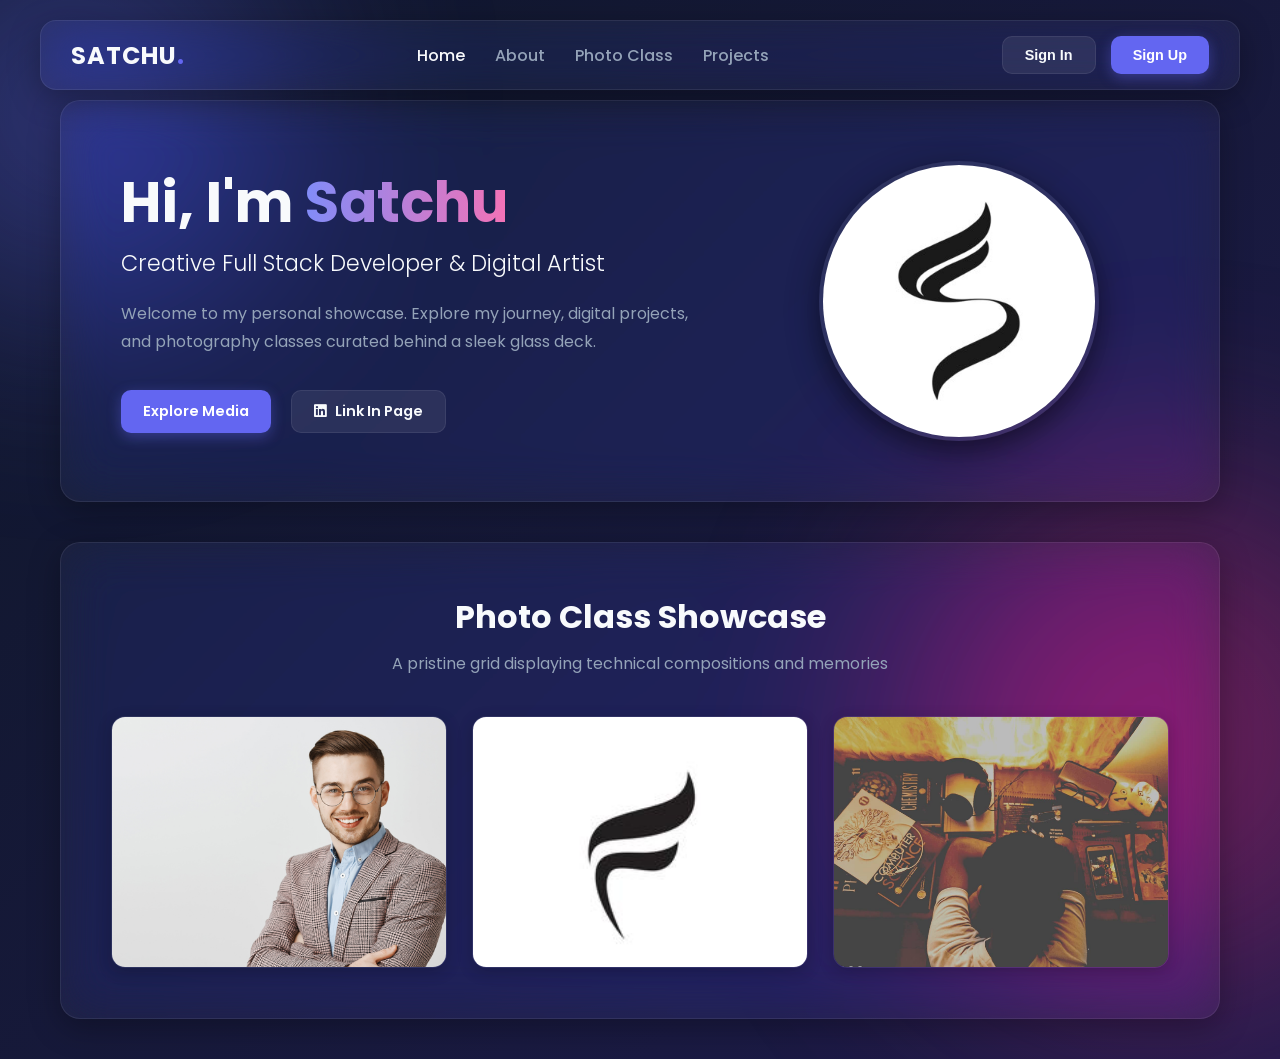
<file: Personal Portfolio Website/index.html>
<!DOCTYPE html>
<html lang="en">
<head>
    <meta charset="UTF-8">
    <meta name="viewport" content="width=device-width, initial-scale=1.0">
    <title>Satchu Personal Portfolio</title>
    <!-- Google Fonts & FontAwesome for Premium UI icons -->
    <link href="https://fonts.googleapis.com/css2?family=Poppins:wght@300;400;600;700&display=swap" rel="stylesheet">
    <link rel="stylesheet" href="https://cdnjs.cloudflare.com/ajax/libs/font-awesome/6.4.0/css/all.min.css">
    <link rel="stylesheet" href="style.css">
</head>
<body>

    <!-- Ambient Animated Background Elements -->
    <div class="bg-orb orb-1"></div>
    <div class="bg-orb orb-2"></div>

    <!-- Navigation Header -->
    <header class="glass-panel main-nav">
        <div class="logo">SATCHU<span>.</span></div>
        <nav>
            <ul class="nav-links">
                <li><a href="#hero" class="active">Home</a></li>
                <li><a href="#about">About</a></li>
                <li><a href="#gallery">Photo Class</a></li>
                <li><a href="myproject.html">Projects</a></li>
            </ul>
        </nav>
        <div class="auth-buttons">
            <button class="btn btn-secondary" onclick="toggleModal('login-modal')">Sign In</button>
            <button class="btn btn-primary" onclick="toggleModal('signup-modal')">Sign Up</button>
        </div>
        <div class="menu-toggle" onclick="toggleMobileMenu()">
            <i class="fas fa-bars"></i>
        </div>
    </header>

    <!-- Main Container -->
    <main class="container">
        
        <!-- Hero Section -->
        <section id="hero" class="glass-panel hero-section">
            <div class="hero-content">
                <h1>Hi, I'm <span class="highlight">Satchu</span></h1>
                <p class="subtitle">Creative Full Stack Developer & Digital Artist</p>
                <p class="description">Welcome to my personal showcase. Explore my journey, digital projects, and photography classes curated behind a sleek glass deck.</p>
                <div class="cta-group">
                    <a href="#gallery" class="btn btn-primary">Explore Media</a>
                    <a href="https://linkedin.com" target="_blank" class="btn btn-secondary"><i class="fab fa-linkedin"></i> Link In Page</a>
                </div>
            </div>
            <div class="hero-image-wrapper">
                <img src="satchu.jpg" alt="Satchu Profile" class="hero-img">
            </div>
        </section>

        <!-- Photo Class Gallery Section -->
        <section id="gallery" class="glass-panel gallery-section">
            <div class="section-header">
                <h2>Photo Class Showcase</h2>
                <p>A pristine grid displaying technical compositions and memories</p>
            </div>
            <div class="gallery-grid">
                <div class="gallery-item">
                    <img src="background.jpg" alt="Background Artwork">
                    <div class="item-overlay">
                        <h3>Ambient Background</h3>
                        <p>Matte Glass Texture Origin</p>
                    </div>
                </div>
                <div class="gallery-item">
                    <img src="fox.jpg" alt="Fox Illustration">
                    <div class="item-overlay">
                        <h3>Fox Digital Art</h3>
                        <p>Cinematic Poster Style</p>
                    </div>
                </div>
                <div class="gallery-item">
                    <img src="kumaran school.jpg" alt="Kumaran School">
                    <div class="item-overlay">
                        <h3>Academic Milestones</h3>
                        <p>Institution Archive</p>
                    </div>
                </div>
            </div>
        </section>
    </main>

    <!-- AUTHENTICATION MODALS -->
    <!-- Sign In / Login Modal -->
    <div id="login-modal" class="modal-backdrop">
        <div class="glass-panel modal-box">
            <div class="modal-close" onclick="toggleModal('login-modal')">&times;</div>
            <h2>Welcome Back</h2>
            <form class="auth-form" onsubmit="event.preventDefault();">
                <div class="form-group">
                    <label>Email Address</label>
                    <input type="email" placeholder="name@domain.com" required>
                </div>
                <div class="form-group">
                    <label>Password</label>
                    <input type="password" placeholder="••••••••" required>
                </div>
                <button type="submit" class="btn btn-primary full-width">Sign In</button>
            </form>
        </div>
    </div>

    <!-- Sign Up Modal -->
    <div id="signup-modal" class="modal-backdrop">
        <div class="glass-panel modal-box">
            <div class="modal-close" onclick="toggleModal('signup-modal')">&times;</div>
            <h2>Create Account</h2>
            <form class="auth-form" onsubmit="event.preventDefault();">
                <div class="form-group">
                    <label>Full Name</label>
                    <input type="text" placeholder="John Doe" required>
                </div>
                <div class="form-group">
                    <label>Email Address</label>
                    <input type="email" placeholder="name@domain.com" required>
                </div>
                <div class="form-group">
                    <label>Password</label>
                    <input type="password" placeholder="Min. 8 characters" required>
                </div>
                <button type="submit" class="btn btn-primary full-width">Sign Up Now</button>
            </form>
        </div>
    </div>

    <!-- Script Handling Modals & Navigation -->
    <script>
        function toggleModal(modalId) {
            const modal = document.getElementById(modalId);
            modal.classList.toggle('active');
        }
        function toggleMobileMenu() {
            const nav = document.querySelector('.nav-links');
            nav.classList.toggle('nav-active');
        }
    </script>
</body>
</html>
</file>
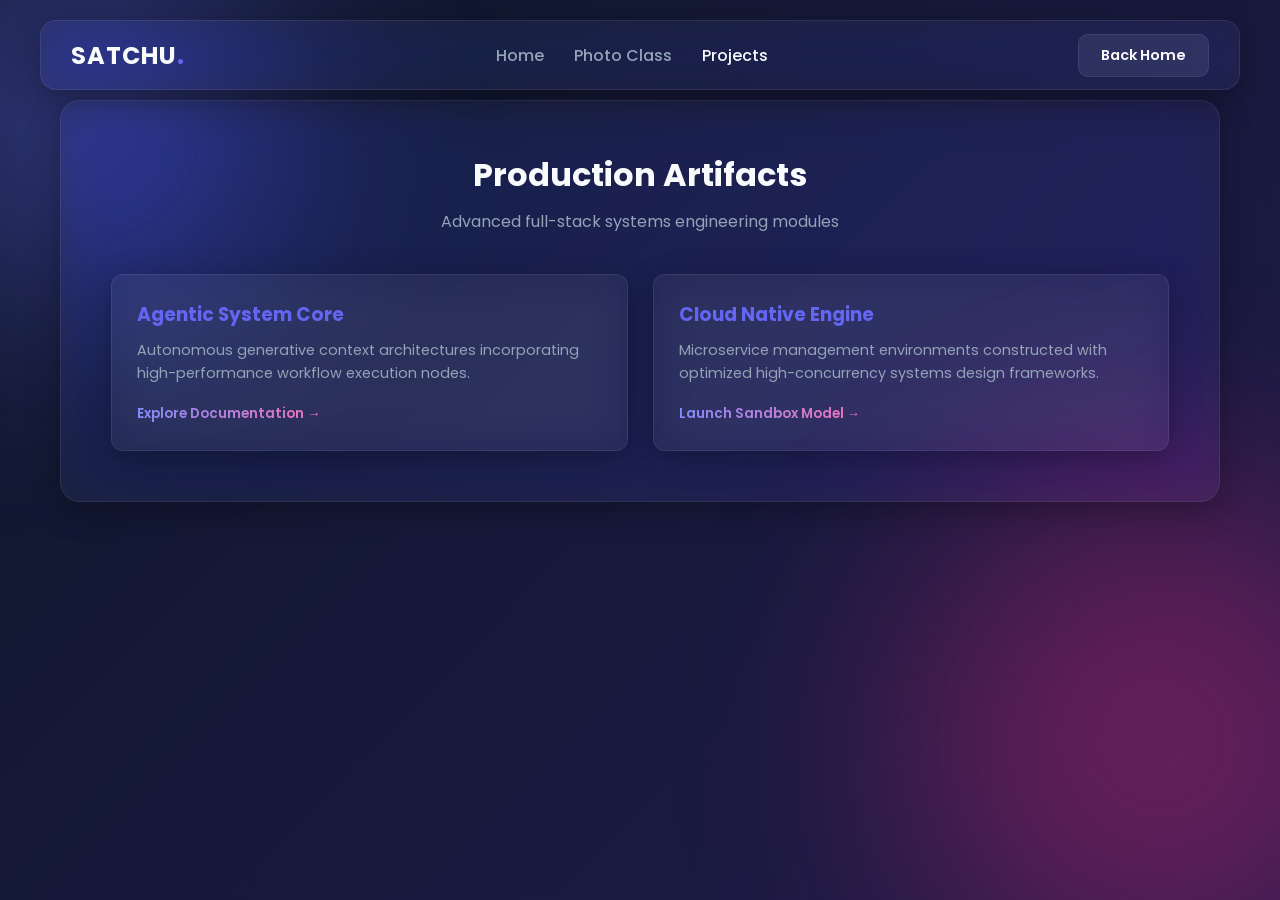
<file: Personal Portfolio Website/myproject.html>
<!DOCTYPE html>
<html lang="en">
<head>
    <meta charset="UTF-8">
    <meta name="viewport" content="width=device-width, initial-scale=1.0">
    <title>Projects Portfolio | Satchu</title>
    <link href="https://fonts.googleapis.com/css2?family=Poppins:wght@300;400;600;700&display=swap" rel="stylesheet">
    <link rel="stylesheet" href="https://cdnjs.cloudflare.com/ajax/libs/font-awesome/6.4.0/css/all.min.css">
    <link rel="stylesheet" href="style.css">
</head>
<body>

    <div class="bg-orb orb-1"></div>
    <div class="bg-orb orb-2"></div>

    <header class="glass-panel main-nav">
        <div class="logo">SATCHU<span>.</span></div>
        <nav>
            <ul class="nav-links">
                <li><a href="index.html">Home</a></li>
                <li><a href="index.html#gallery">Photo Class</a></li>
                <li><a href="myproject.html" class="active">Projects</a></li>
            </ul>
        </nav>
        <a href="index.html" class="btn btn-secondary">Back Home</a>
    </header>

    <main class="container">
        <section class="glass-panel gallery-section">
            <div class="section-header">
                <h2>Production Artifacts</h2>
                <p>Advanced full-stack systems engineering modules</p>
            </div>
            
            <div class="gallery-grid">
                <!-- Project Node 1 -->
                <div class="glass-panel" style="padding: 25px; border-radius: 12px;">
                    <h3 style="margin-bottom: 10px; color: var(--accent);">Agentic System Core</h3>
                    <p style="color: var(--text-muted); font-size: 0.9rem; line-height: 1.6; margin-bottom: 15px;">Autonomous generative context architectures incorporating high-performance workflow execution nodes.</p>
                    <a href="#" class="highlight" style="text-decoration: none; font-size: 0.85rem; font-weight: 600;">Explore Documentation →</a>
                </div>
                
                <!-- Project Node 2 -->
                <div class="glass-panel" style="padding: 25px; border-radius: 12px;">
                    <h3 style="margin-bottom: 10px; color: var(--accent);">Cloud Native Engine</h3>
                    <p style="color: var(--text-muted); font-size: 0.9rem; line-height: 1.6; margin-bottom: 15px;">Microservice management environments constructed with optimized high-concurrency systems design frameworks.</p>
                    <a href="#" class="highlight" style="text-decoration: none; font-size: 0.85rem; font-weight: 600;">Launch Sandbox Model →</a>
                </div>
            </div>
        </section>
    </main>

</body>
</html>
</file>
<file: Personal Portfolio Website/style.css>
/* --- Core System Variables --- */
:root {
    --bg-gradient: linear-gradient(135deg, #0f172a 0%, #1e1b4b 100%);
    --glass-bg: rgba(255, 255, 255, 0.04);
    --glass-border: rgba(255, 255, 255, 0.08);
    --glass-shadow: rgba(0, 0, 0, 0.3);
    --text-primary: #f8fafc;
    --text-muted: #94a3b8;
    --accent: #6366f1;
    --accent-hover: #4f46e5;
    --card-radius: 20px;
}

/* --- Global Overrides --- */
* {
    margin: 0;
    padding: 0;
    box-sizing: border-box;
    scroll-behavior: smooth;
}

body {
    font-family: 'Poppins', sans-serif;
    background: var(--bg-gradient);
    color: var(--text-primary);
    min-height: 100vh;
    overflow-x: hidden;
    position: relative;
}

/* --- Ambient Glow Orbs behind the Glass --- */
.bg-orb {
    position: fixed;
    border-radius: 50%;
    filter: blur(120px);
    z-index: -1;
    opacity: 0.4;
}
.orb-1 {
    width: 400px;
    height: 400px;
    background: var(--accent);
    top: -10%;
    left: -10%;
}
.orb-2 {
    width: 500px;
    height: 500px;
    background: #db2777;
    bottom: -10%;
    right: -10%;
}

/* --- Premium Matte Glass Structural Mixin --- */
.glass-panel {
    background: var(--glass-bg);
    backdrop-filter: blur(25px) saturate(160%);
    -webkit-backdrop-filter: blur(25px) saturate(160%);
    border: 1px solid var(--glass-border);
    box-shadow: 0 8px 32px 0 var(--glass-shadow);
    border-radius: var(--card-radius);
}

/* --- Main Structure & Layout Container --- */
.container {
    width: 100%;
    max-width: 1200px;
    margin: 0 auto;
    padding: 100px 20px 40px 20px;
}

/* --- Premium Navigation Header --- */
.main-nav {
    position: fixed;
    top: 20px;
    left: 50%;
    transform: translateX(-50%);
    width: calc(100% - 40px);
    max-width: 1200px;
    height: 70px;
    display: flex;
    justify-content: space-between;
    align-items: center;
    padding: 0 30px;
    z-index: 1000;
    border-radius: 16px;
}

.logo {
    font-size: 1.5rem;
    font-weight: 700;
    letter-spacing: 1px;
}
.logo span { color: var(--accent); }

.nav-links {
    display: flex;
    list-style: none;
    gap: 30px;
}

.nav-links a {
    color: var(--text-muted);
    text-decoration: none;
    font-weight: 500;
    transition: color 0.3s ease;
}

.nav-links a:hover, .nav-links a.active {
    color: var(--text-primary);
}

.auth-buttons {
    display: flex;
    gap: 15px;
}

.menu-toggle {
    display: none;
    font-size: 1.3rem;
    cursor: pointer;
}

/* --- Buttons System --- */
.btn {
    padding: 10px 22px;
    border-radius: 10px;
    border: none;
    font-weight: 600;
    cursor: pointer;
    transition: all 0.3s cubic-bezier(0.4, 0, 0.2, 1);
    font-size: 0.9rem;
    text-decoration: none;
    display: inline-flex;
    align-items: center;
    gap: 8px;
}

.btn-primary {
    background: var(--accent);
    color: #fff;
    box-shadow: 0 4px 14px rgba(99, 102, 241, 0.4);
}
.btn-primary:hover {
    background: var(--accent-hover);
    transform: translateY(-2px);
}

.btn-secondary {
    background: rgba(255, 255, 255, 0.08);
    color: var(--text-primary);
    border: 1px solid var(--glass-border);
}
.btn-secondary:hover {
    background: rgba(255, 255, 255, 0.15);
    transform: translateY(-2px);
}

/* --- Hero Section Styling --- */
.hero-section {
    display: grid;
    grid-template-columns: 1.2fr 0.8fr;
    gap: 40px;
    padding: 60px;
    align-items: center;
    margin-bottom: 40px;
}

.hero-content h1 {
    font-size: 3.5rem;
    font-weight: 700;
    line-height: 1.2;
    margin-bottom: 10px;
}

.highlight {
    background: linear-gradient(to right, #818cf8, #f472b6);
    -webkit-background-clip: text;
    -webkit-text-fill-color: transparent;
}

.subtitle {
    font-size: 1.4rem;
    color: var(--text-primary);
    margin-bottom: 20px;
    font-weight: 300;
}

.description {
    color: var(--text-muted);
    line-height: 1.7;
    margin-bottom: 35px;
}

.cta-group {
    display: flex;
    gap: 20px;
}

.hero-image-wrapper {
    display: flex;
    justify-content: center;
}

.hero-img {
    width: 280px;
    height: 280px;
    border-radius: 50%;
    object-fit: cover;
    border: 4px solid var(--glass-border);
    box-shadow: 0 10px 30px rgba(0,0,0,0.5);
}

/* --- Photo Class Gallery Section --- */
.gallery-section {
    padding: 50px;
}

.section-header {
    text-align: center;
    margin-bottom: 40px;
}

.section-header h2 {
    font-size: 2rem;
    margin-bottom: 10px;
}

.section-header p {
    color: var(--text-muted);
}

.gallery-grid {
    display: grid;
    grid-template-columns: repeat(auto-fit, minmax(280px, 1fr));
    gap: 25px;
}

.gallery-item {
    position: relative;
    border-radius: 14px;
    overflow: hidden;
    aspect-ratio: 4/3;
    border: 1px solid var(--glass-border);
    box-shadow: 0 4px 15px rgba(0,0,0,0.2);
}

.gallery-item img {
    width: 100%;
    height: 100%;
    object-fit: cover;
    transition: transform 0.5s ease;
}

.item-overlay {
    position: absolute;
    inset: 0;
    background: linear-gradient(to top, rgba(15,23,42,0.95), rgba(15,23,42,0.4));
    display: flex;
    flex-direction: column;
    justify-content: flex-end;
    padding: 25px;
    opacity: 0;
    transition: opacity 0.3s ease;
}

.gallery-item:hover img { transform: scale(1.08); }
.gallery-item:hover .item-overlay { opacity: 1; }

.item-overlay h3 { font-size: 1.1rem; margin-bottom: 4px;}
.item-overlay p { font-size: 0.85rem; color: var(--text-muted); }

/* --- Production-grade Authentication Modals --- */
.modal-backdrop {
    position: fixed;
    inset: 0;
    background: rgba(15, 23, 42, 0.6);
    backdrop-filter: blur(10px);
    z-index: 2000;
    display: flex;
    justify-content: center;
    align-items: center;
    opacity: 0;
    pointer-events: none;
    transition: opacity 0.3s ease;
}

.modal-backdrop.active {
    opacity: 1;
    pointer-events: all;
}

.modal-box {
    width: 100%;
    max-width: 420px;
    padding: 40px;
    position: relative;
    transform: scale(0.9);
    transition: transform 0.3s ease;
}

.modal-backdrop.active .modal-box {
    transform: scale(1);
}

.modal-close {
    position: absolute;
    top: 20px;
    right: 25px;
    font-size: 1.8rem;
    cursor: pointer;
    color: var(--text-muted);
}
.modal-close:hover { color: var(--text-primary); }

.modal-box h2 { margin-bottom: 25px; font-size: 1.8rem; text-align: center; }

.auth-form .form-group {
    margin-bottom: 20px;
}

.auth-form label {
    display: block;
    font-size: 0.85rem;
    color: var(--text-muted);
    margin-bottom: 8px;
    font-weight: 500;
}

.auth-form input {
    width: 100%;
    height: 48px;
    background: rgba(255,255,255,0.05);
    border: 1px solid var(--glass-border);
    border-radius: 8px;
    padding: 0 16px;
    color: #fff;
    font-family: inherit;
    font-size: 0.95rem;
    outline: none;
    transition: border-color 0.3s;
}
.auth-form input:focus { border-color: var(--accent); }
.full-width { width: 100%; justify-content: center; margin-top: 10px; height: 48px; }

/* --- ADAPTIVE RESPONSIVE BREAKPOINTS (Mobile Optimization) --- */
@media (max-width: 992px) {
    .hero-section {
        grid-template-columns: 1fr;
        padding: 40px;
        text-align: center;
    }
    .hero-content h1 { font-size: 2.8rem; }
    .cta-group { justify-content: center; }
    .hero-image-wrapper { order: -1; }
    .hero-img { width: 220px; height: 220px; }
}

@media (max-width: 768px) {
    .menu-toggle { display: block; }
    .auth-buttons { display: none; } /* Modals trigger via menu link items if adjusted */
    
    .nav-links {
        position: absolute;
        top: 85px;
        left: 0;
        width: 100%;
        background: rgba(15, 23, 42, 0.95);
        backdrop-filter: blur(20px);
        border: 1px solid var(--glass-border);
        border-radius: 14px;
        flex-direction: column;
        padding: 30px;
        gap: 20px;
        text-align: center;
        transform: translateY(-20px);
        opacity: 0;
        pointer-events: none;
        transition: all 0.3s ease;
    }
    
    .nav-links.nav-active {
        transform: translateY(0);
        opacity: 1;
        pointer-events: all;
    }
    
    .gallery-section { padding: 30px 20px; }
}
</file>
